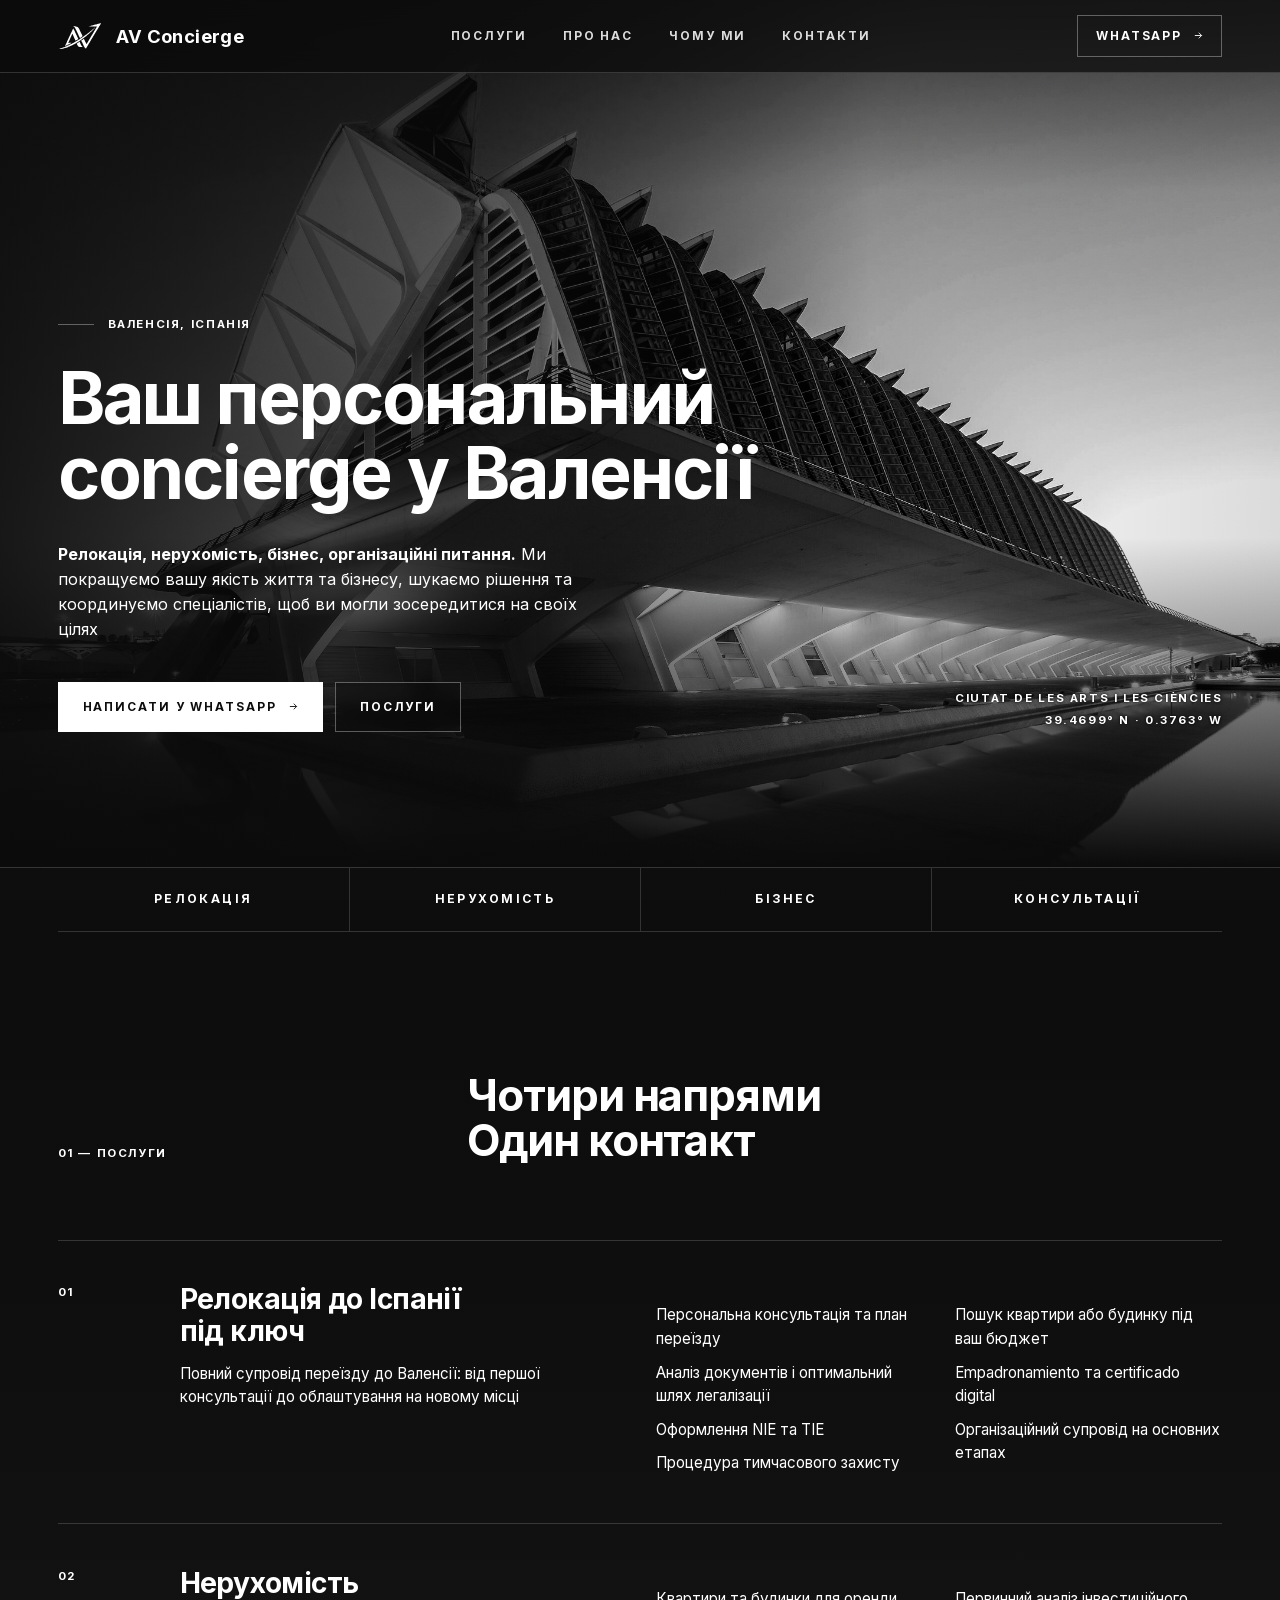
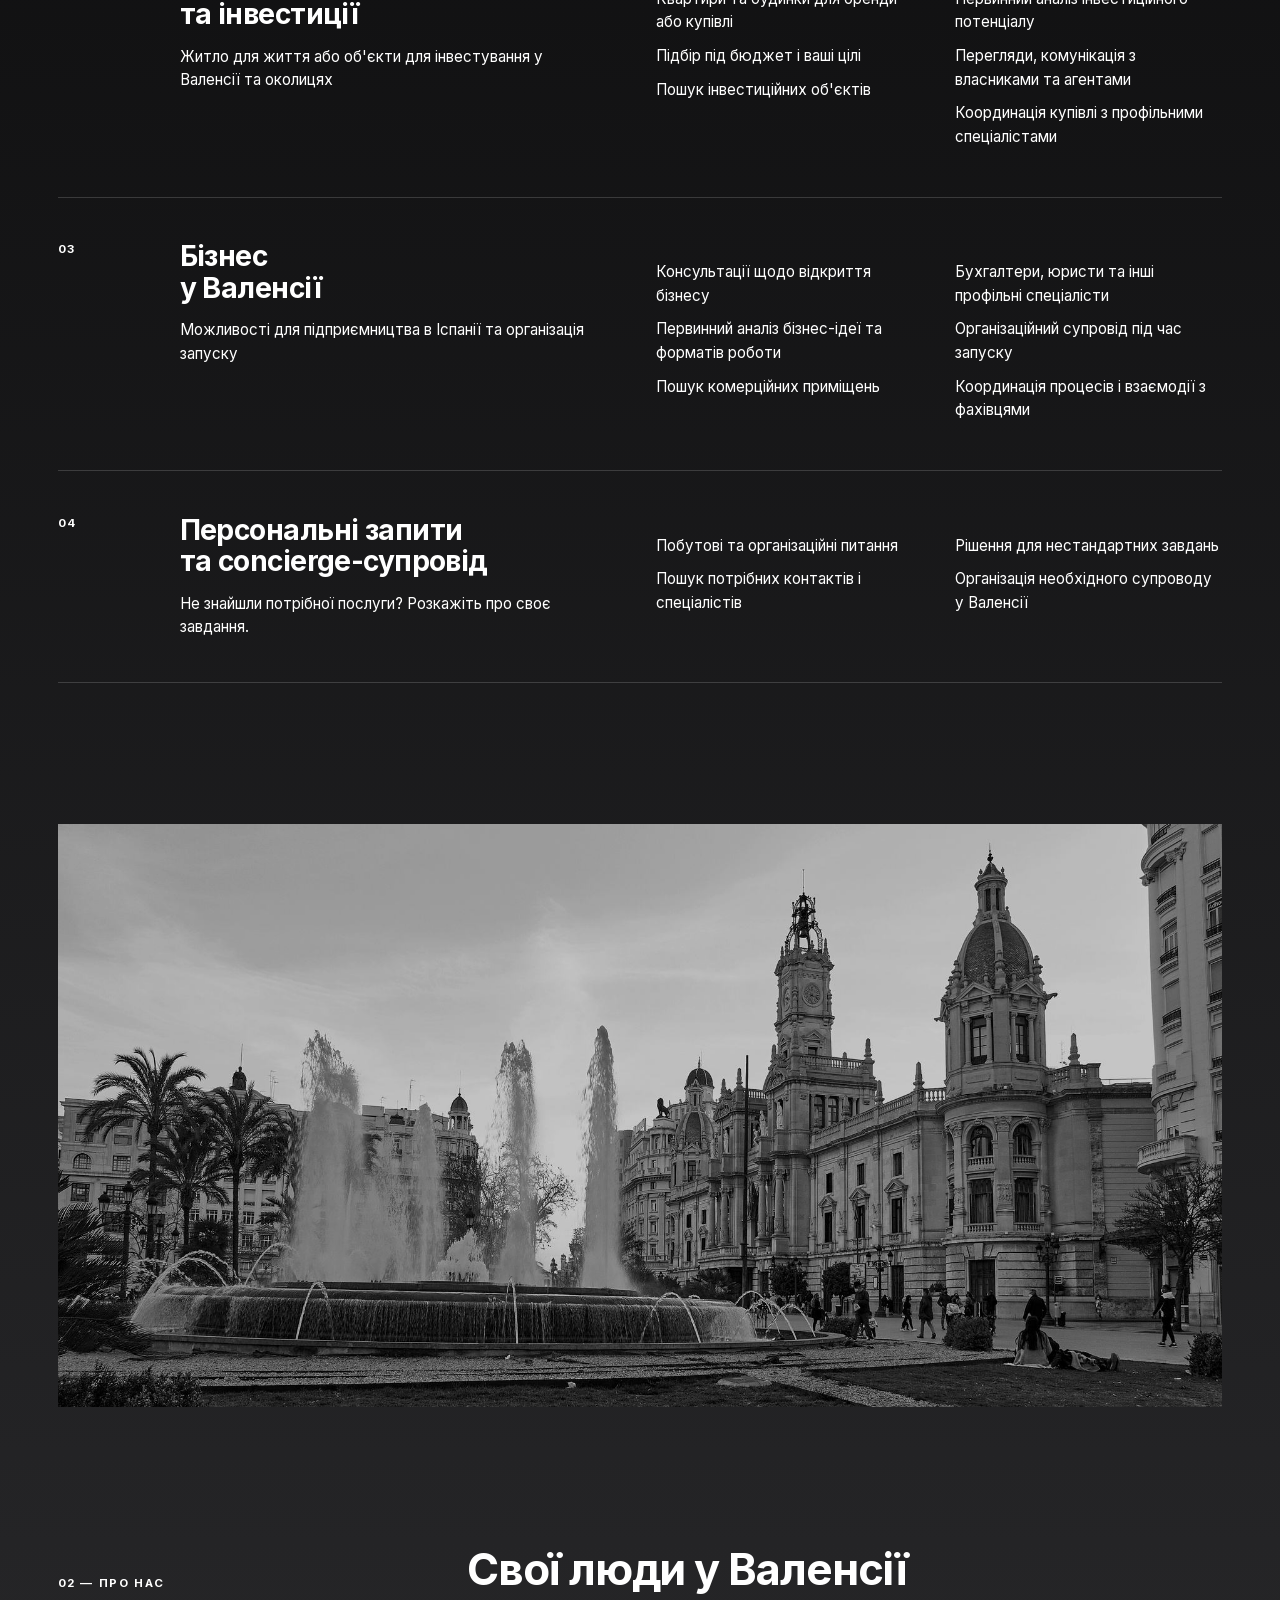
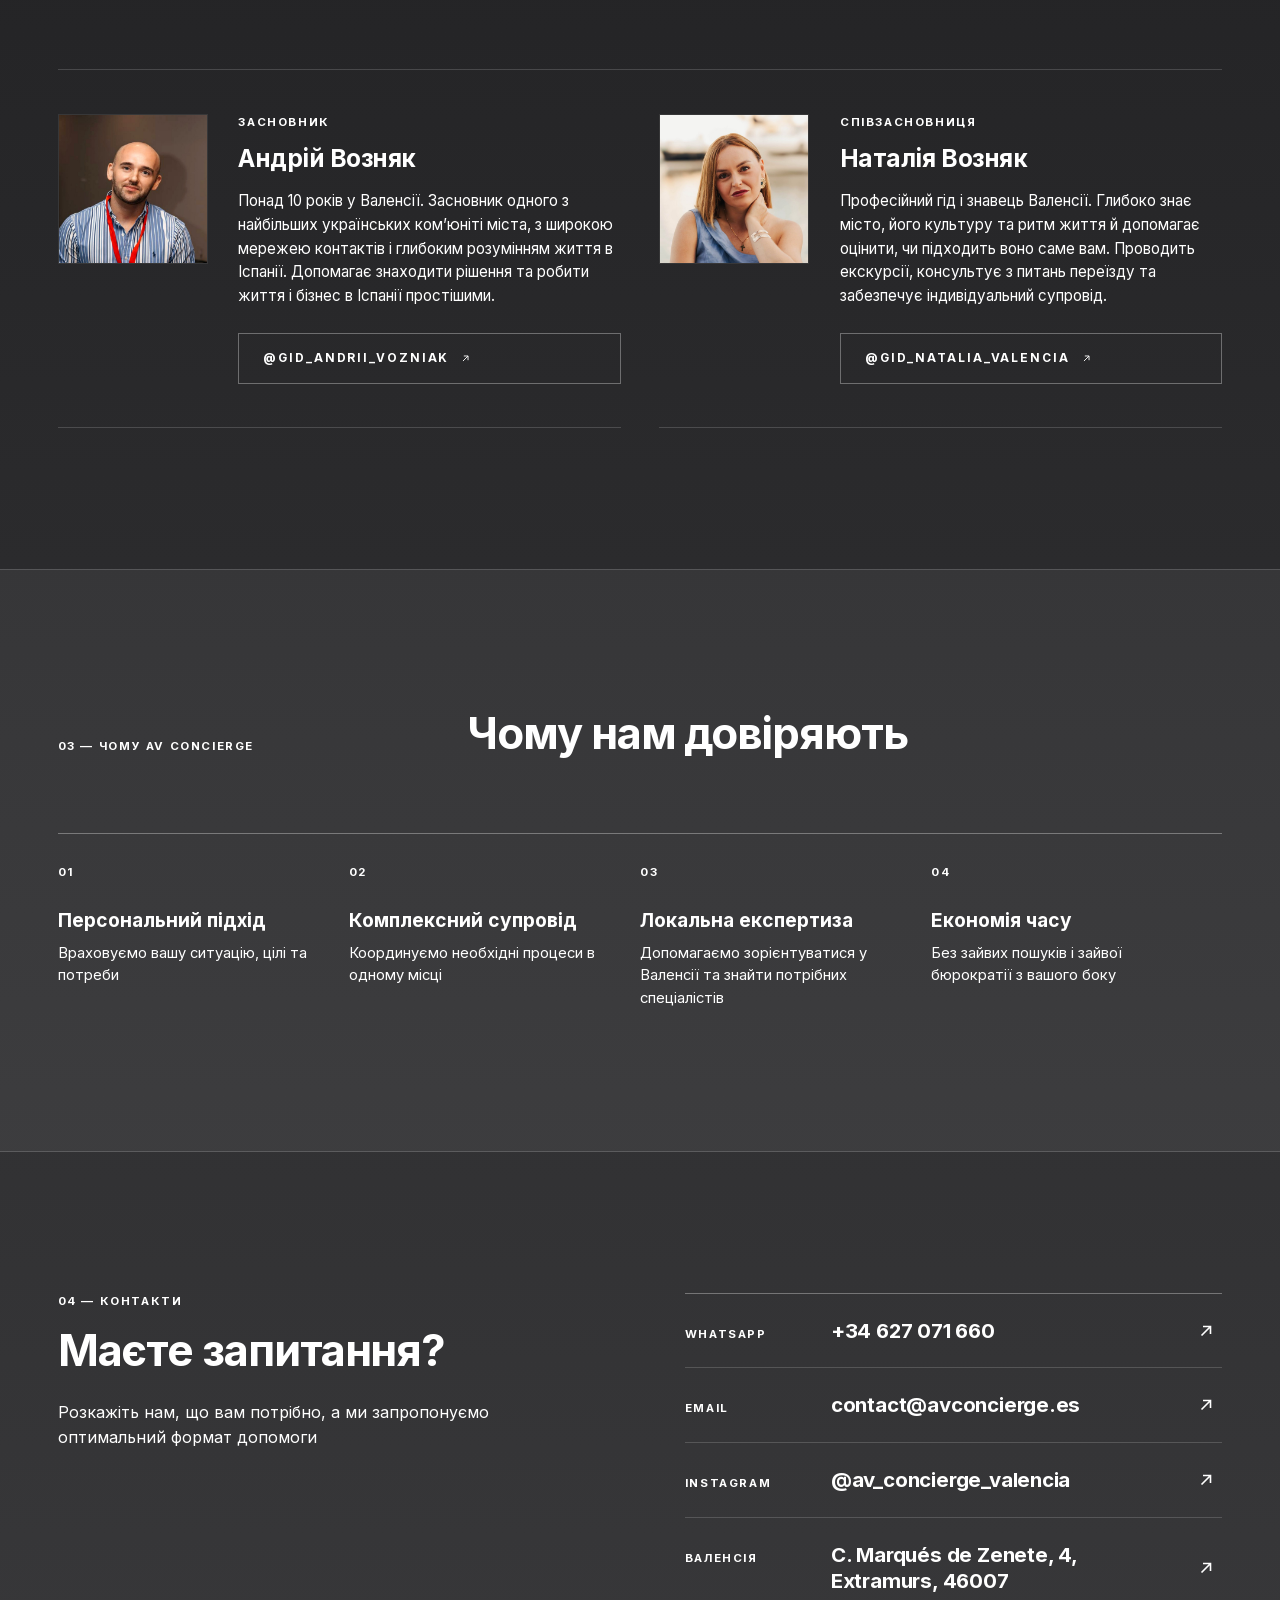
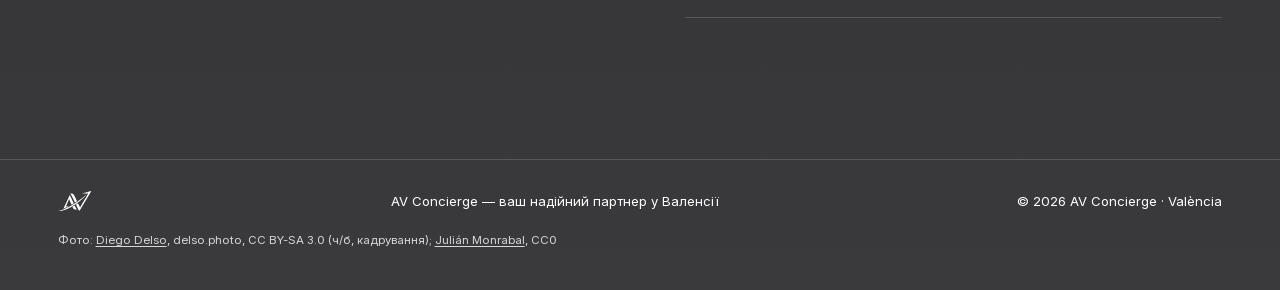
<file: index.html>
<!doctype html>
<html lang="uk">
<head>
<meta charset="utf-8">
<meta name="viewport" content="width=device-width, initial-scale=1">
<title>AV Concierge — консьєрж-сервіс у Валенсії</title>
<meta name="description" content="Ваш персональний concierge у Валенсії: релокація до Іспанії під ключ, нерухомість та інвестиції, бізнес, персональні запити. NIE, TIE, empadronamiento, житло. Українською.">
<meta name="theme-color" content="#0a0a0b">
<meta property="og:type" content="website">
<meta property="og:url" content="https://avconcierge.es/">
<meta property="og:site_name" content="AV Concierge">
<meta property="og:locale" content="uk_UA">
<meta property="og:title" content="AV Concierge — ваш персональний concierge у Валенсії">
<meta property="og:description" content="Релокація, нерухомість, бізнес, організаційні питання. Шукаємо рішення та координуємо спеціалістів, щоб ви могли зосередитися на своїх цілях. Українською.">
<meta property="og:image" content="https://avconcierge.es/og.jpg?v=2">
<meta property="og:image:width" content="1200">
<meta property="og:image:height" content="630">
<meta property="og:image:alt" content="AV Concierge, Валенсія">
<meta name="twitter:card" content="summary_large_image">
<meta name="twitter:title" content="AV Concierge — ваш персональний concierge у Валенсії">
<meta name="twitter:description" content="Релокація, нерухомість, бізнес, організаційні питання у Валенсії. Українською.">
<meta name="twitter:image" content="https://avconcierge.es/og.jpg?v=2">
<link rel="icon" href="favicon.svg" type="image/svg+xml">
<link rel="preload" href="fonts/inter-latin.woff2" as="font" type="font/woff2" crossorigin>
<link rel="preload" href="fonts/inter-cyrillic.woff2" as="font" type="font/woff2" crossorigin>
<link rel="stylesheet" href="site.css?v=38">
</head>
<body>

<header>
  <div class="wrap nav">
    <a class="brand" href="#top" aria-label="AV Concierge">
      <svg aria-hidden="true"><use href="mark.svg#m"/></svg>
      <span>AV Concierge</span>
    </a>
    <nav class="menu">
      <a href="#services">Послуги</a>
      <a href="#about">Про нас</a>
      <a href="#why">Чому ми</a>
      <a href="#contact">Контакти</a>
    </nav>
    <a class="btn js-wa" href="#contact">WhatsApp <i class="ar" aria-hidden="true"></i></a>
  </div>
</header>

<main id="top">

<div class="hero">
  <img class="bg" src="valencia-cac.jpg" alt="Місто мистецтв і наук, Валенсія" width="2200" height="1468" fetchpriority="high">
  <div class="wrap">
    <div class="stage">
      <p class="label eyebrow">Валенсія, Іспанія</p>
      <h1>Ваш персональний<br>concierge у Валенсії</h1>
      <p class="lead"><b>Релокація, нерухомість, бізнес, організаційні питання.</b> Ми покращуємо вашу якість життя та бізнесу, шукаємо рішення та координуємо спеціалістів, щоб ви могли зосередитися на своїх цілях</p>
      <div class="cta">
        <a class="btn solid js-wa" href="#contact">Написати у WhatsApp <i class="ar" aria-hidden="true"></i></a>
        <a class="btn" href="#services">Послуги</a>
      </div>
      <p class="label place">Ciutat de les Arts i les Ciències<br>39.4699° N · 0.3763° W</p>
    </div>
    <div class="meta" aria-hidden="true"></div>
  </div>
</div>

<div class="wrap"><div class="row5"><span>Релокація</span><span>Нерухомість</span><span>Бізнес</span><span>Консультації</span></div></div>

<section id="services">
  <div class="wrap">
    <div class="head rv">
      <div><p class="label">01 — Послуги</p></div>
      <div class="r">
        <h2>Чотири напрями<br>Один контакт</h2>
      </div>
    </div>
    <ul class="svc">
      <li class="item rv"><span class="label">01</span>
        <div><h3>Релокація до Іспанії<br>під ключ</h3><p class="d">Повний супровід переїзду до Валенсії: від першої консультації до облаштування на новому місці</p></div>
        <details class="more"><summary>Що входить</summary>
          <ul class="sub"><li>Персональна консультація та план переїзду</li><li>Аналіз документів і оптимальний шлях легалізації</li><li>Оформлення NIE та TIE</li><li>Процедура тимчасового захисту</li><li>Пошук квартири або будинку під ваш бюджет</li><li>Empadronamiento та certificado digital</li><li>Організаційний супровід на основних етапах</li></ul>
        </details></li>
      <li class="item rv"><span class="label">02</span>
        <div><h3>Нерухомість<br>та інвестиції</h3><p class="d">Житло для життя або об'єкти для інвестування у Валенсії та околицях</p></div>
        <details class="more"><summary>Що входить</summary>
          <ul class="sub"><li>Квартири та будинки для оренди або купівлі</li><li>Підбір під бюджет і ваші цілі</li><li>Пошук інвестиційних об'єктів</li><li>Первинний аналіз інвестиційного потенціалу</li><li>Перегляди, комунікація з власниками та агентами</li><li>Координація купівлі з профільними спеціалістами</li></ul>
        </details></li>
      <li class="item rv"><span class="label">03</span>
        <div><h3>Бізнес<br>у Валенсії</h3><p class="d">Можливості для підприємництва в Іспанії та організація запуску</p></div>
        <details class="more"><summary>Що входить</summary>
          <ul class="sub"><li>Консультації щодо відкриття бізнесу</li><li>Первинний аналіз бізнес-ідеї та форматів роботи</li><li>Пошук комерційних приміщень</li><li>Бухгалтери, юристи та інші профільні спеціалісти</li><li>Організаційний супровід під час запуску</li><li>Координація процесів і взаємодії з фахівцями</li></ul>
        </details></li>
      <li class="item rv"><span class="label">04</span>
        <div><h3>Персональні запити<br>та concierge-супровід</h3><p class="d">Не знайшли потрібної послуги? Розкажіть про своє завдання.</p></div>
        <details class="more"><summary>Що входить</summary>
          <ul class="sub"><li>Побутові та організаційні питання</li><li>Пошук потрібних контактів і спеціалістів</li><li>Рішення для нестандартних завдань</li><li>Організація необхідного супроводу у Валенсії</li></ul>
        </details></li>
    </ul>
  </div>
</section>

<figure class="band wrap rv">
  <img src="valencia-ayuntamiento.jpg" alt="Plaza del Ayuntamiento, Валенсія" width="2000" height="930" loading="lazy">
</figure>

<section id="about">
  <div class="wrap">
    <div class="head rv">
      <div><p class="label">02 — Про нас</p></div>
      <div class="r">
        <h2 class="one">Свої люди у Валенсії</h2>
      </div>
    </div>

    <ul class="founders rv" id="founders"></ul>

    <ul class="posts rv" id="posts"></ul>
  </div>
</section>

<section id="why" class="panel">
  <div class="wrap">
    <div class="head rv">
      <div><p class="label">03 — Чому AV Concierge</p></div>
      <div class="r"><h2>Чому нам довіряють</h2></div>
    </div>
    <ul class="why">
      <li class="rv"><span class="label">01</span><b>Персональний підхід</b><p>Враховуємо вашу ситуацію, цілі та потреби</p></li>
      <li class="rv"><span class="label">02</span><b>Комплексний супровід</b><p>Координуємо необхідні процеси в одному місці</p></li>
      <li class="rv"><span class="label">03</span><b>Локальна експертиза</b><p>Допомагаємо зорієнтуватися у Валенсії та знайти потрібних спеціалістів</p></li>
      <li class="rv"><span class="label">04</span><b>Економія часу</b><p>Без зайвих пошуків і зайвої бюрократії з вашого боку</p></li>
    </ul>
  </div>
</section>

<section id="contact" class="contact">
  <div class="wrap grid">
    <div class="rv">
      <p class="label">04 — Контакти</p>
      <h2>Маєте запитання?</h2>
      <p class="lead">Розкажіть нам, що вам потрібно, а ми запропонуємо оптимальний формат допомоги</p>
    </div>
    <div class="clist rv">
      <a class="js-wa" href="#"><span class="label">WhatsApp</span><span class="v js-wa-t"></span><i class="ne" aria-hidden="true"></i></a>
      <a class="js-mail" href="#"><span class="label">Email</span><span class="v js-mail-t"></span><i class="ne" aria-hidden="true"></i></a>
      <a class="js-ig" href="#"><span class="label">Instagram</span><span class="v js-ig-t"></span><i class="ne" aria-hidden="true"></i></a>
      <a class="js-map" href="#"><span class="label">Валенсія</span><span class="v">C. Marqués de Zenete, 4, Extramurs, 46007</span><i class="ne" aria-hidden="true"></i></a>
    </div>
  </div>
</section>
</main>

<footer>
  <div class="wrap">
    <a class="brand" href="#top" aria-label="AV Concierge"><svg aria-hidden="true"><use href="mark.svg#m"/></svg></a>
    <span>AV Concierge — ваш надійний партнер у Валенсії</span>
    <span>© <span id="y"></span> AV Concierge · València</span>
    <span class="credit">Фото: <a href="https://commons.wikimedia.org/wiki/File:Museo_Pr%C3%ADncipe_Felipe,_Ciudad_de_las_Artes_y_las_Ciencias,_Valencia,_Espa%C3%B1a,_2014-06-29,_DD_56.JPG" target="_blank" rel="noopener">Diego Delso</a>, delso.photo, CC BY-SA 3.0 (ч/б, кадрування); <a href="https://commons.wikimedia.org/wiki/File:Plaza_del_Ayuntamiento_(Valencia).jpg" target="_blank" rel="noopener">Julián Monrabal</a>, CC0</span>
  </div>
</footer>

<script>
  // Contacts: edit here once; every link on the page follows.
  var CONTACTS = {
    whatsapp:  "34627071660",
    whatsappText: "+34 627 071 660",
    email:     "contact@avconcierge.es",
    instagram: "av_concierge_valencia",
    map:       "C. Marqués de Zenete, 4, Extramurs, 46007 Valencia"
  };
  // Founders. photo: a file next to index.html, or "" to show the mark. Keep both bios about the same length.
  var FOUNDERS = [
    { role: "Засновник", name: "Андрій Возняк", photo: "founder-andrii.jpg", instagram: "gid_andrii_vozniak",
      bio: "Понад 10 років у Валенсії. Засновник одного з найбільших українських ком’юніті міста, з широкою мережею контактів і глибоким розумінням життя в Іспанії. Допомагає знаходити рішення та робити життя і бізнес в Іспанії простішими." },
    { role: "Співзасновниця", name: "Наталія Возняк", photo: "founder-natalia.jpg", instagram: "gid_natalia_valencia",
      bio: "Професійний гід і знавець Валенсії. Глибоко знає місто, його культуру та ритм життя й допомагає оцінити, чи підходить воно саме вам. Проводить екскурсії, консультує з питань переїзду та забезпечує індивідуальний супровід." }
  ];
  // Posts: hand-picked Instagram posts or reels. img = local file (e.g. "posts/01.jpg", 4:5),
  // url = the post link, text = 1–2 lines. Empty list = grid hidden.
  var POSTS = [
    // { img: "posts/01.jpg", url: "https://www.instagram.com/p/XXXX/", text: "Сім'я з Харкова: TIE за 6 тижнів, квартира біля моря." }
  ];

  function all(sel, fn){ document.querySelectorAll(sel).forEach(fn); }
  function ext(a, url){ a.href = url; a.target = "_blank"; a.rel = "noopener"; }
  all(".js-wa",   function(a){ ext(a, "https://wa.me/" + CONTACTS.whatsapp); });
  all(".js-mail", function(a){ a.href = "mailto:" + CONTACTS.email; });
  all(".js-map",  function(a){ ext(a, "https://www.google.com/maps/search/?api=1&query=" + encodeURIComponent(CONTACTS.map)); });
  all(".js-wa-t",   function(e){ e.textContent = CONTACTS.whatsappText; });
  all(".js-mail-t", function(e){ e.textContent = CONTACTS.email; });
  all(".js-ig-t",   function(e){ e.textContent = "@" + CONTACTS.instagram; });
  document.getElementById("y").textContent = new Date().getFullYear();

  // founders
  (function(){
    var ul = document.getElementById("founders");
    FOUNDERS.forEach(function(f){
      var li = document.createElement("li");
      li.innerHTML = '<div class="ph"><svg aria-hidden="true"><use href="mark.svg#m"/></svg></div><div class="t"><p class="label"></p><h3></h3><p class="bio"></p><a class="btn" href="#"></a></div>';
      li.querySelector(".label").textContent = f.role;
      li.querySelector("h3").textContent = f.name;
      li.querySelector(".bio").textContent = f.bio;
      if (f.photo) { var im = new Image(); im.alt = f.name; im.loading = "lazy";
        im.onerror = function(){ im.remove(); }; im.src = f.photo; li.querySelector(".ph").appendChild(im); }
      var a = li.querySelector(".btn"); ext(a, "https://www.instagram.com/" + f.instagram);
      a.textContent = "@" + f.instagram + " "; a.insertAdjacentHTML("beforeend", '<i class="ne" aria-hidden="true"></i>');
      ul.appendChild(li);
    });
  })();
  all(".js-ig",   function(a){ ext(a, "https://www.instagram.com/" + CONTACTS.instagram); });
  // posts
  (function(){
    var ul = document.getElementById("posts");
    if (!POSTS.length) { ul.remove(); return; }
    POSTS.forEach(function(p){
      var li = document.createElement("li");
      li.innerHTML = '<a target="_blank" rel="noopener"><img loading="lazy" alt=""><span class="cap"></span><span class="label">Instagram <i class="ne" aria-hidden="true"></i></span></a>';
      var a = li.firstChild; a.href = p.url; a.querySelector("img").src = p.img; a.querySelector(".cap").textContent = p.text;
      ul.appendChild(li);
    });
  })();
  // services: bullets open on desktop, collapsed on phones
  var mq = window.matchMedia("(min-width: 981px)");
  function fold(){ all(".more", function(d){ d.open = mq.matches; }); }
  fold(); mq.addEventListener ? mq.addEventListener("change", fold) : mq.addListener(fold);

  if ("IntersectionObserver" in window) {
    var io = new IntersectionObserver(function(es){
      es.forEach(function(e){ if (e.isIntersecting){ e.target.classList.add("in"); io.unobserve(e.target); } });
    }, { rootMargin: "0px 0px -8% 0px" });
    all(".rv", function(e){ io.observe(e); });
  } else { all(".rv", function(e){ e.classList.add("in"); }); }
</script>
</body>
</html>
</file>
<file: site.css>
/* Inter (variable, self-hosted; subsets from Google Fonts, SIL OFL) */
@font-face{font-family:Inter;font-style:normal;font-weight:400 700;font-display:swap;src:url(fonts/inter-latin.woff2) format('woff2');unicode-range:U+0000-00FF, U+0131, U+0152-0153, U+02BB-02BC, U+02C6, U+02DA, U+02DC, U+0304, U+0308, U+0329, U+2000-206F, U+20AC, U+2122, U+2191, U+2193, U+2212, U+2215, U+FEFF, U+FFFD}
@font-face{font-family:Inter;font-style:normal;font-weight:400 700;font-display:swap;src:url(fonts/inter-cyrillic.woff2) format('woff2');unicode-range:U+0301, U+0400-045F, U+0490-0491, U+04B0-04B1, U+2116}
@font-face{font-family:Inter;font-style:normal;font-weight:400 700;font-display:swap;src:url(fonts/inter-cyrillic-ext.woff2) format('woff2');unicode-range:U+0460-052F, U+1C80-1C8A, U+20B4, U+2DE0-2DFF, U+A640-A69F, U+FE2E-FE2F}
:root{
  --bg:#0a0a0b; --bg2:#111112; --fg:#ffffff; --mute:#ffffff; --dim:#6a6a6a;
  --line:rgba(255,255,255,.16); --line2:rgba(255,255,255,.32);
  --paper:#dddbd5; --ink:#0c0c0d; --ink-mute:#55534f; --ink-line:rgba(12,12,13,.18);
  --serif:Inter,"Helvetica Neue",Helvetica,Arial,sans-serif;
  --sans:Inter,"Helvetica Neue",Helvetica,Arial,sans-serif;
  --mono:Inter,"Helvetica Neue",Helvetica,Arial,sans-serif;
  --pad:clamp(20px,4.5vw,64px);
}
*{box-sizing:border-box}
html{scroll-behavior:smooth;-webkit-text-size-adjust:100%}
html,body{overflow-x:clip}
html{background:#3a3a3c}
body{margin:0;min-height:100vh;background:linear-gradient(180deg,#0a0a0b 0%,#0e0e0f 25%,#232325 60%,#3a3a3c 100%);color:var(--fg);font-family:var(--sans);font-size:16px;line-height:1.55;font-weight:400;font-style:normal;-webkit-font-smoothing:antialiased}
body::before{content:"";position:fixed;inset:0;z-index:50;pointer-events:none;opacity:.07;mix-blend-mode:overlay;
  background-image:url("data:image/svg+xml,%3Csvg xmlns='http://www.w3.org/2000/svg' width='220' height='220'%3E%3Cfilter id='n'%3E%3CfeTurbulence type='fractalNoise' baseFrequency='.9' numOctaves='2' stitchTiles='stitch'/%3E%3C/filter%3E%3Crect width='100%25' height='100%25' filter='url(%23n)'/%3E%3C/svg%3E")}
::selection{background:var(--fg);color:var(--ink)}
a{color:inherit;text-decoration:none}
ul,ol{list-style:none;margin:0;padding:0}
h1,h2,h3,p{margin:0}
.wrap{max-width:1360px;margin:0 auto;padding:0 var(--pad)}

/* type */
h1,h2,.serif{font-family:var(--serif);font-weight:700;letter-spacing:-.025em;line-height:1.04}
h1{font-size:clamp(2.3rem,5.6vw,5.2rem)}
h2{font-size:clamp(1.75rem,3.4vw,3rem)}
i,em{font-style:normal}
@media (min-width:981px){h2.one{white-space:nowrap}}
.label{font-family:var(--sans);font-weight:700;font-size:.72rem;letter-spacing:.14em;text-transform:uppercase;color:var(--fg)}
.lead{font-size:clamp(1rem,1.25vw,1.15rem);color:var(--mute);max-width:34rem}
.lead b{color:var(--fg);font-weight:700}

/* header */
header{position:fixed;top:0;left:0;right:0;z-index:20;background:rgba(10,10,11,.72);backdrop-filter:blur(14px);-webkit-backdrop-filter:blur(14px);border-bottom:1px solid var(--line)}
.nav{display:flex;align-items:center;justify-content:space-between;height:72px;gap:24px}
.brand{display:flex;align-items:center;gap:14px}
.brand svg{width:44px;height:28px;flex:none}
.brand span{font-family:var(--sans);font-weight:700;font-size:1.15rem;letter-spacing:.02em}
.menu{display:flex;gap:36px}
.menu a,.btn{font-size:.74rem;font-weight:700;letter-spacing:.16em;text-transform:uppercase}
.menu a{color:var(--fg);opacity:.85;transition:opacity .2s}
.menu a:hover{opacity:1}
.btn{display:inline-flex;align-items:center;gap:12px;padding:15px 24px;border:1px solid var(--line2);transition:background .25s,color .25s,border-color .25s;white-space:nowrap}
.btn:hover{background:var(--fg);color:var(--ink);border-color:var(--fg)}
.btn.solid{background:var(--fg);color:var(--ink);border-color:var(--fg)}
.btn.solid:hover{background:transparent;color:var(--fg)}
.btn i{font-style:normal;transition:transform .25s}
i.ar,i.ne{display:inline-block;width:.78em;height:.78em;flex:none;background:currentColor;-webkit-mask:var(--ico) center/contain no-repeat;mask:var(--ico) center/contain no-repeat;vertical-align:-.06em}
i.ar{--ico:url("data:image/svg+xml,%3Csvg xmlns='http://www.w3.org/2000/svg' viewBox='0 0 16 16'%3E%3Cpath d='M1.5 8h12M8.5 3l5 5-5 5' fill='none' stroke='%23000' stroke-width='1.6'/%3E%3C/svg%3E")}
i.ne{--ico:url("data:image/svg+xml,%3Csvg xmlns='http://www.w3.org/2000/svg' viewBox='0 0 16 16'%3E%3Cpath d='M3.5 12.5l9-9M5 3.5h7.5V11' fill='none' stroke='%23000' stroke-width='1.6'/%3E%3C/svg%3E")}
.btn:hover i{transform:translateX(4px)}
.nav .btn{padding:11px 18px}

/* hero */
.eyebrow{display:flex;gap:14px;align-items:center}
.eyebrow::before{content:"";width:36px;height:1px;background:var(--line2)}
.hero{position:relative;padding-top:72px;border-bottom:1px solid var(--line);overflow:hidden;isolation:isolate}
.hero .bg{position:absolute;inset:0;width:100%;height:100%;object-fit:cover;object-position:62% 50%;z-index:-2;filter:brightness(1.12) contrast(1.04)}
.hero::after{content:"";position:absolute;inset:0;z-index:-1;background:linear-gradient(90deg,rgba(10,10,11,.9) 0%,rgba(10,10,11,.62) 36%,rgba(10,10,11,0) 68%,rgba(10,10,11,.15) 100%),linear-gradient(180deg,rgba(10,10,11,.55) 0%,transparent 22%,transparent 62%,var(--bg) 100%)}
.hero .stage{position:relative;min-height:min(calc(100vh - 72px - 96px),820px);display:flex;flex-direction:column;justify-content:flex-end;padding:clamp(72px,12vh,140px) 0 clamp(48px,8vh,88px)}
.hero h1{margin:28px 0 32px}
.hero .lead{color:var(--fg)}
.hero .place{position:absolute;right:0;bottom:clamp(48px,8vh,88px);text-align:right;line-height:1.9;color:var(--fg);text-shadow:0 0 12px #000,0 0 3px #000}
.cta{display:flex;gap:12px;flex-wrap:wrap;margin-top:40px}
.hero .btn:not(.solid){background:rgba(10,10,11,.35);backdrop-filter:blur(6px);-webkit-backdrop-filter:blur(6px)}
.meta{height:clamp(40px,7vh,88px)}

/* photo bands */
.band{margin:0 auto}
.band img{display:block;width:100%;height:auto;aspect-ratio:2/1;object-fit:cover;object-position:50% 30%;filter:brightness(.86)}
.band figcaption{display:flex;justify-content:space-between;gap:16px;padding-top:16px}

/* ticker row */
.row5{display:grid;grid-template-columns:repeat(4,1fr);border-bottom:1px solid var(--line)}
.row5 span{padding:22px 0;text-align:center;border-left:1px solid var(--line);font-weight:700;font-size:.76rem;letter-spacing:.2em;text-transform:uppercase;color:var(--fg)}
.row5 span:first-child{border-left:0}

/* sections */
section{padding:clamp(72px,11vw,150px) 0}
.head{display:grid;grid-template-columns:1fr 2fr;gap:32px;align-items:end;margin-bottom:clamp(40px,6vw,80px)}
.head .r{display:grid;grid-template-columns:1fr auto;gap:32px;align-items:end}
.head .r p{color:var(--mute);max-width:30rem}

/* services */
.svc{border-top:1px solid var(--line)}
.svc li.item{display:grid;grid-template-columns:90px 1.1fr 1.4fr;gap:32px;padding:clamp(28px,3.4vw,46px) 0;border-bottom:1px solid var(--line);transition:background .3s}
.svc li.item:hover{background:linear-gradient(90deg,transparent,rgba(232,230,225,.035) 30%,transparent)}
.svc h3{font-family:var(--sans);font-weight:700;font-size:clamp(1.35rem,2.2vw,1.9rem);line-height:1.12;letter-spacing:-.02em}
.svc .d{color:var(--mute);margin-top:14px;max-width:26rem;font-size:.95rem}
.svc .sub{columns:2;column-gap:32px;color:var(--mute);font-size:.95rem}
.svc .sub li{padding:5px 0;break-inside:avoid}
.more summary{list-style:none;cursor:pointer;display:inline-flex;gap:10px;align-items:center;padding:6px 0;font-weight:700;font-size:.72rem;letter-spacing:.14em;text-transform:uppercase;color:var(--fg)}
.more summary::-webkit-details-marker{display:none}
.more summary::after{content:"+";font-size:1rem;line-height:1}
.more[open] summary::after{content:"–"}
.more[open] .sub{margin-top:14px}
.bonus{margin-top:18px;font-size:.9rem;color:var(--fg);border-left:1px solid var(--line2);padding-left:14px;max-width:34rem}
@media (min-width:981px){.more summary{display:none}}

/* stories */
.founders{display:grid;grid-template-columns:1fr 1fr;gap:0 clamp(24px,3vw,48px);border-top:1px solid var(--line)}
.founders li{display:grid;grid-template-columns:150px 1fr;gap:clamp(20px,2.4vw,36px);align-items:start;padding:clamp(28px,3.4vw,44px) 0;border-bottom:1px solid var(--line)}
.founders .t{display:flex;flex-direction:column}
.founders .ph{align-self:start;width:100%}
.founders .ph{position:relative;aspect-ratio:1/1;background:var(--bg2);border:1px solid var(--line);display:grid;place-items:center;overflow:hidden}
.founders .ph img{position:absolute;inset:0;width:100%;height:100%;object-fit:cover}
.founders .ph svg{width:56px;height:36px;color:var(--dim)}
.founders h3{font-family:var(--sans);font-weight:700;font-size:clamp(1.3rem,1.9vw,1.7rem);letter-spacing:-.02em;margin:8px 0 12px}
.founders .bio{color:var(--fg);max-width:30rem;font-size:.95rem}
.founders .btn{margin-top:26px}

.follow{display:flex;gap:12px;flex-wrap:wrap;margin-top:28px}
.posts{display:grid;grid-template-columns:repeat(3,1fr);gap:20px;margin-top:clamp(32px,4vw,56px)}
.posts a{display:block;border:1px solid var(--line);transition:border-color .25s}
.posts a:hover{border-color:var(--line2)}
.posts img{display:block;width:100%;aspect-ratio:4/5;object-fit:cover;filter:grayscale(1);transition:filter .4s}
.posts a:hover img{filter:none}
.posts .cap{display:-webkit-box;-webkit-line-clamp:2;-webkit-box-orient:vertical;overflow:hidden;padding:16px 16px 8px;font-size:.92rem;color:var(--mute)}
.posts .label{display:block;padding:0 16px 16px}

/* steps */
.steps{display:grid;grid-template-columns:repeat(5,1fr);border-top:1px solid var(--line2)}
.steps li{padding:26px 22px 8px 0;border-left:1px solid var(--line);padding-left:22px}
.steps li:first-child{border-left:0;padding-left:0}
.steps b{display:block;font-family:var(--sans);font-weight:700;font-size:1.3rem;line-height:1.2;margin:38px 0 12px}
.steps p{color:var(--mute);font-size:.92rem}

/* principles panel */
.panel{background:rgba(232,230,225,.06);border-top:1px solid var(--line);border-bottom:1px solid var(--line)}
.why{display:grid;grid-template-columns:repeat(4,1fr);border-top:1px solid var(--line2)}
.why li{padding:24px 20px 0 0}
.why b{display:block;font-family:var(--sans);font-weight:700;font-size:1.2rem;margin:26px 0 10px;line-height:1.2}
.why p{color:var(--mute);font-size:.92rem}
.two{display:grid;grid-template-columns:1fr 1fr;gap:clamp(32px,6vw,96px);margin-top:clamp(64px,9vw,120px)}
.two h3{font-family:var(--sans);font-weight:700;font-size:clamp(1.6rem,2.6vw,2.3rem);margin:14px 0 24px}
.two li{display:grid;grid-template-columns:44px 1fr;padding:15px 0;border-top:1px solid var(--ink-line);font-size:.97rem}
.two li:last-child{border-bottom:1px solid var(--ink-line)}
.two li span:first-child{font-family:var(--mono);font-size:.72rem;color:var(--ink-mute);padding-top:4px}
.two li b{font-weight:600}
.two .note{margin-top:20px;font-size:.88rem;color:var(--ink-mute);max-width:32rem}

/* contact */
.contact .grid{display:grid;grid-template-columns:1fr 1fr;gap:clamp(40px,7vw,120px);align-items:start}
.contact h2{margin:18px 0 26px}
.clist{border-top:1px solid var(--line2)}
.clist a,.clist div{display:grid;grid-template-columns:130px 1fr 24px;align-items:baseline;gap:16px;padding:24px 0;border-bottom:1px solid var(--line);transition:padding .25s}
.clist a:hover{padding-left:12px}
.clist .v{font-family:var(--sans);font-size:clamp(1.05rem,1.6vw,1.4rem);font-weight:700;letter-spacing:-.01em;line-height:1.25}
.clist .v small{display:block;font-family:var(--sans);font-size:.88rem;color:var(--mute);margin-top:4px}
.clist i{font-style:normal;color:var(--fg);transition:transform .25s,color .25s;align-self:center;width:1em;height:1em}
.clist a:hover i{transform:translate(3px,-3px);color:var(--fg)}


/* footer */
footer{border-top:1px solid var(--line);padding:30px 0 40px;color:var(--fg);font-size:.82rem}
footer .wrap{display:flex;justify-content:space-between;gap:20px;flex-wrap:wrap;align-items:center}
footer .brand svg{width:34px;height:22px;color:var(--fg)}
footer .credit{flex-basis:100%;font-size:.72rem;color:var(--fg);opacity:.8}
footer .credit a{text-decoration:underline;text-underline-offset:2px}

/* reveal */
.rv{opacity:0;transform:translateY(18px);transition:opacity .9s cubic-bezier(.2,.7,.2,1),transform .9s cubic-bezier(.2,.7,.2,1)}
.rv.in{opacity:1;transform:none}
@media (prefers-reduced-motion:reduce){.rv{opacity:1;transform:none;transition:none}html{scroll-behavior:auto}}

@media (max-width:980px){
  .menu{display:none}
  .hero .stage{min-height:0}
  .hero .place{display:none}
  .hero .bg{object-position:70% 50%}
  .hero::after{background:linear-gradient(180deg,rgba(10,10,11,.72) 0%,rgba(10,10,11,.6) 55%,var(--bg) 100%)}
  .band img{aspect-ratio:3/2}
  .head{grid-template-columns:1fr}.head .r{grid-template-columns:1fr}
  .svc li.item{grid-template-columns:48px 1fr;gap:8px 16px}
  .svc .more{grid-column:2}
  .founders{grid-template-columns:1fr;gap:0}
  .founders li{grid-template-columns:120px 1fr}
  .steps,.why{grid-template-columns:1fr 1fr}
  .steps li,.steps li:first-child{border-left:0;padding:22px 16px 22px 0;border-bottom:1px solid var(--line)}
  .steps b{margin-top:14px}
  .why li{padding-bottom:22px}
  .two,.contact .grid{grid-template-columns:1fr}
}
@media (max-width:600px){
  .brand span{font-size:1.1rem}
  .nav .btn{padding:10px 12px;letter-spacing:.1em}
  .row5{grid-template-columns:1fr 1fr}
  .row5 span{padding:16px 8px;font-size:.68rem;letter-spacing:.14em}
  .row5 span:nth-child(3){border-left:0}
  .row5 span:nth-child(-n+2){border-bottom:1px solid var(--line)}
  .svc .sub{columns:1}
  .svc li.item{padding:24px 0}
  .meta{height:16px}
  .steps{grid-template-columns:1fr}
  .why{grid-template-columns:1fr 1fr;gap:0 20px}
  .why b{font-size:1.1rem;margin-top:14px}
  .posts{display:flex;overflow-x:auto;scroll-snap-type:x mandatory;gap:12px;margin:28px calc(-1*var(--pad)) 0;padding:0 var(--pad);scrollbar-width:none}
  .posts li{flex:0 0 72%;scroll-snap-align:start}
  .follow .btn{flex:1;justify-content:center}
  .founders li{grid-template-columns:104px 1fr;gap:16px}
  .founders .btn{padding:11px 14px;letter-spacing:.1em}
  .clist a,.clist div{grid-template-columns:1fr 24px;gap:4px 12px}
  .clist .label{grid-column:1/-1}
  .cta .btn{flex:1;justify-content:center}
}
</file>
